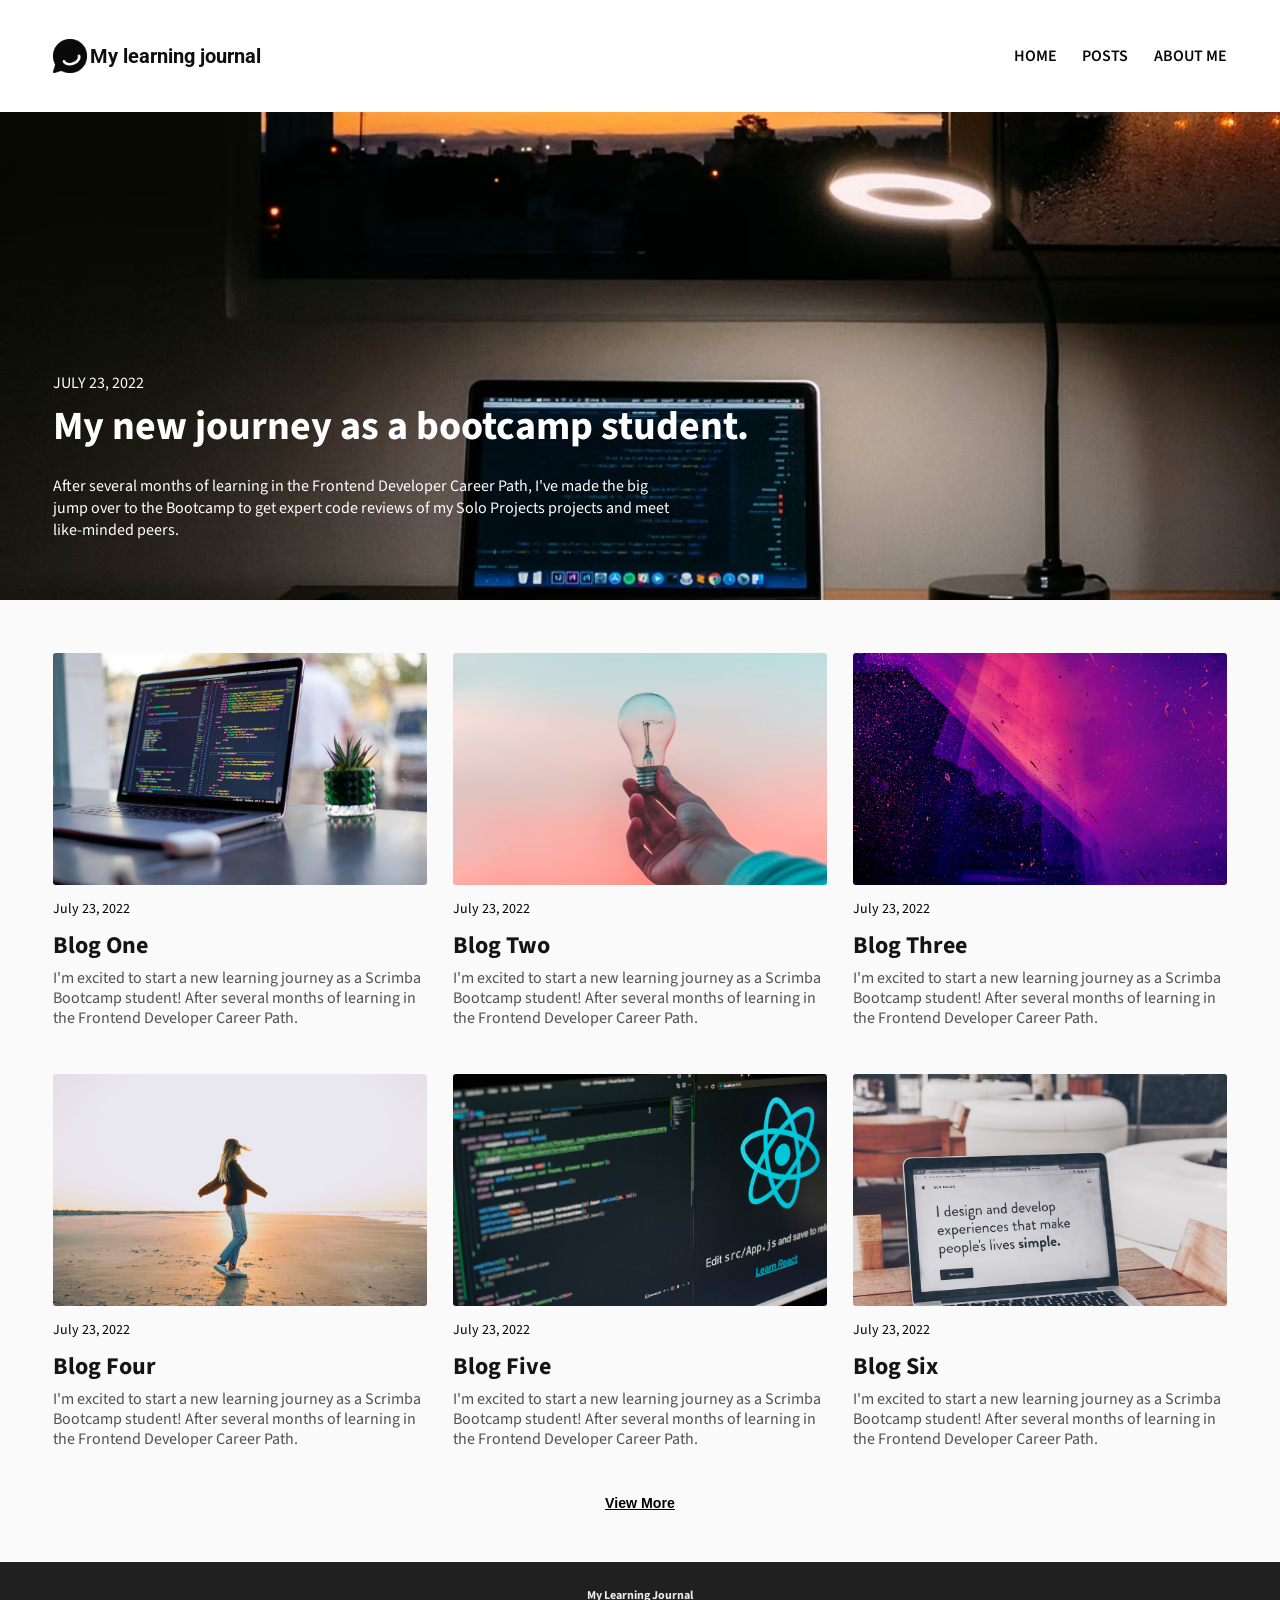
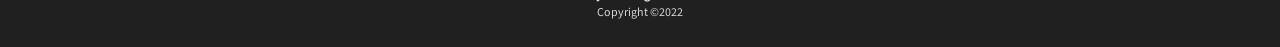
<file: index.html>
<!DOCTYPE html>
<html lang="en">
    <head>
        <title>My Learning Journal</title>
        <link href="https://fonts.googleapis.com/css?family=Source+Sans+Pro:300,400,900&display=swap" rel="stylesheet">
        <link href="https://fonts.googleapis.com/css2?family=Roboto:wght@400;500;700&display=swap" rel="stylesheet">
        <link rel="stylesheet" href="css/style.css">
        <meta name="viewport" content="width=device-width, initial-scale=1">
    </head>
    <body>
        <header>
            <div class="container">
                <div class="logo">
                    <img class="logo-img" src="images/logo.png">
                    <p class="logo-text">My learning journal</p>
                </div>
                <img src="images/hamburger.png" class="icon" id="icon">
                <nav id="menu" class="menu">
                    <ul>
                        <li><a href="index.html">Home</a></li>
                        <li><a href="posts.html">Posts</a></li>
                        <li><a href="about.html">About Me</a></li>
                    </ul>
                    <span class="close-btn" id="close-btn">&times;</span>
                </nav>
            </div>
        </header>

        <main>
            <section class="hero-section">
                <div class="container">
                    <p class="date">JULY 23, 2022</p>
                    <h1 class="heading">My new journey as a bootcamp student.</h1>
                    <p class="preview">After several months of learning in the Frontend Developer Career Path, I've made 
                    the big jump over to the Bootcamp to get expert code reviews of my Solo Projects projects 
                    and meet like-minded peers.</p>
                </div>
            </section>

            <section class="articles-section">
                <div class="container">
                    <div class="articles-row">
                        <article>
                            <img class="article-img" src="images/img1.png">
                            <p class="article-date">July 23, 2022</p>
                            <h2 class="article-heading">Blog One</h2>
                            <p class="article-preview">I'm excited to start a new learning journey as a Scrimba Bootcamp student! 
                            After several months of learning in the Frontend Developer Career Path.</p>
                        </article>

                        <article>
                            <img class="article-img" src="images/img2.png">
                            <p class="article-date">July 23, 2022</p>
                            <h2 class="article-heading">Blog Two</h2>
                            <p class="article-preview">I'm excited to start a new learning journey as a Scrimba Bootcamp student! 
                            After several months of learning in the Frontend Developer Career Path.</p>
                        </article>
                            
                        <article>
                            <img class="article-img" src="images/img3.png">
                            <p class="article-date">July 23, 2022</p>
                            <h2 class="article-heading">Blog Three</h2>
                            <p class="article-preview">I'm excited to start a new learning journey as a Scrimba Bootcamp student! 
                            After several months of learning in the Frontend Developer Career Path.</p>
                        </article>
                        
                        <article>
                            <img class="article-img" src="images/img4.png">
                            <p class="article-date">July 23, 2022</p>
                            <h2 class="article-heading">Blog Four</h2>
                            <p class="article-preview">I'm excited to start a new learning journey as a Scrimba Bootcamp student! 
                            After several months of learning in the Frontend Developer Career Path.</p>
                        </article>

                        <article>
                            <img class="article-img" src="images/img5.png">
                            <p class="article-date">July 23, 2022</p>
                            <h2 class="article-heading">Blog Five</h2>
                            <p class="article-preview">I'm excited to start a new learning journey as a Scrimba Bootcamp student! 
                            After several months of learning in the Frontend Developer Career Path.</p>
                        </article>

                        <article>
                            <img class="article-img" src="images/img6.png">
                            <p class="article-date">July 23, 2022</p>
                            <h2 class="article-heading">Blog Six</h2>
                            <p class="article-preview">I'm excited to start a new learning journey as a Scrimba Bootcamp student! 
                            After several months of learning in the Frontend Developer Career Path.</p>
                        </article>
                    </div>
                    <button class="view-more-btn" id="view-more-btn">View More</button>
                </div>
            </section>

            <section class="view-more-section" id="view-more-section">
                <div class="container">
                    <div class="articles-row" id="second-row">
                        <article>
                            <img class="article-img" src="images/img1.png">
                            <p class="article-date">July 23, 2022</p>
                            <h2 class="article-heading">Blog Seven</h2>
                            <p class="article-preview">I'm excited to start a new learning journey as a Scrimba Bootcamp student! 
                            After several months of learning in the Frontend Developer Career Path.</p>
                        </article>

                        <article>
                            <img class="article-img" src="images/img2.png">
                            <p class="article-date">July 23, 2022</p>
                            <h2 class="article-heading">Blog Eight</h2>
                            <p class="article-preview">I'm excited to start a new learning journey as a Scrimba Bootcamp student! 
                            After several months of learning in the Frontend Developer Career Path.</p>
                        </article>
                            
                        <article>
                            <img class="article-img" src="images/img3.png">
                            <p class="article-date">July 23, 2022</p>
                            <h2 class="article-heading">Blog Nine</h2>
                            <p class="article-preview">I'm excited to start a new learning journey as a Scrimba Bootcamp student! 
                            After several months of learning in the Frontend Developer Career Path.</p>
                        </article>

                        <article>
                            <img class="article-img" src="images/img4.png">
                            <p class="article-date">July 23, 2022</p>
                            <h2 class="article-heading">Blog Ten</h2>
                            <p class="article-preview">I'm excited to start a new learning journey as a Scrimba Bootcamp student! 
                            After several months of learning in the Frontend Developer Career Path.</p>
                        </article>

                        <article>
                            <img class="article-img" src="images/img5.png">
                            <p class="article-date">July 23, 2022</p>
                            <h2 class="article-heading">Blog Eleven</h2>
                            <p class="article-preview">I'm excited to start a new learning journey as a Scrimba Bootcamp student! 
                            After several months of learning in the Frontend Developer Career Path.</p>
                        </article>

                        <article>
                            <img class="article-img" src="images/img6.png">
                            <p class="article-date">July 23, 2022</p>
                            <h2 class="article-heading">Blog Twelve</h2>
                            <p class="article-preview">I'm excited to start a new learning journey as a Scrimba Bootcamp student! 
                            After several months of learning in the Frontend Developer Career Path.</p>
                        </article>
                    </div>
                </div>
            </section>
        </main>

        <footer>
            <p class="top-text">My Learning Journal</p>
            <p class="bottom-text">Copyright &copy;2022</p>
        </footer>
        <script src="script.js"></script>
    </body>
</html>
</file>
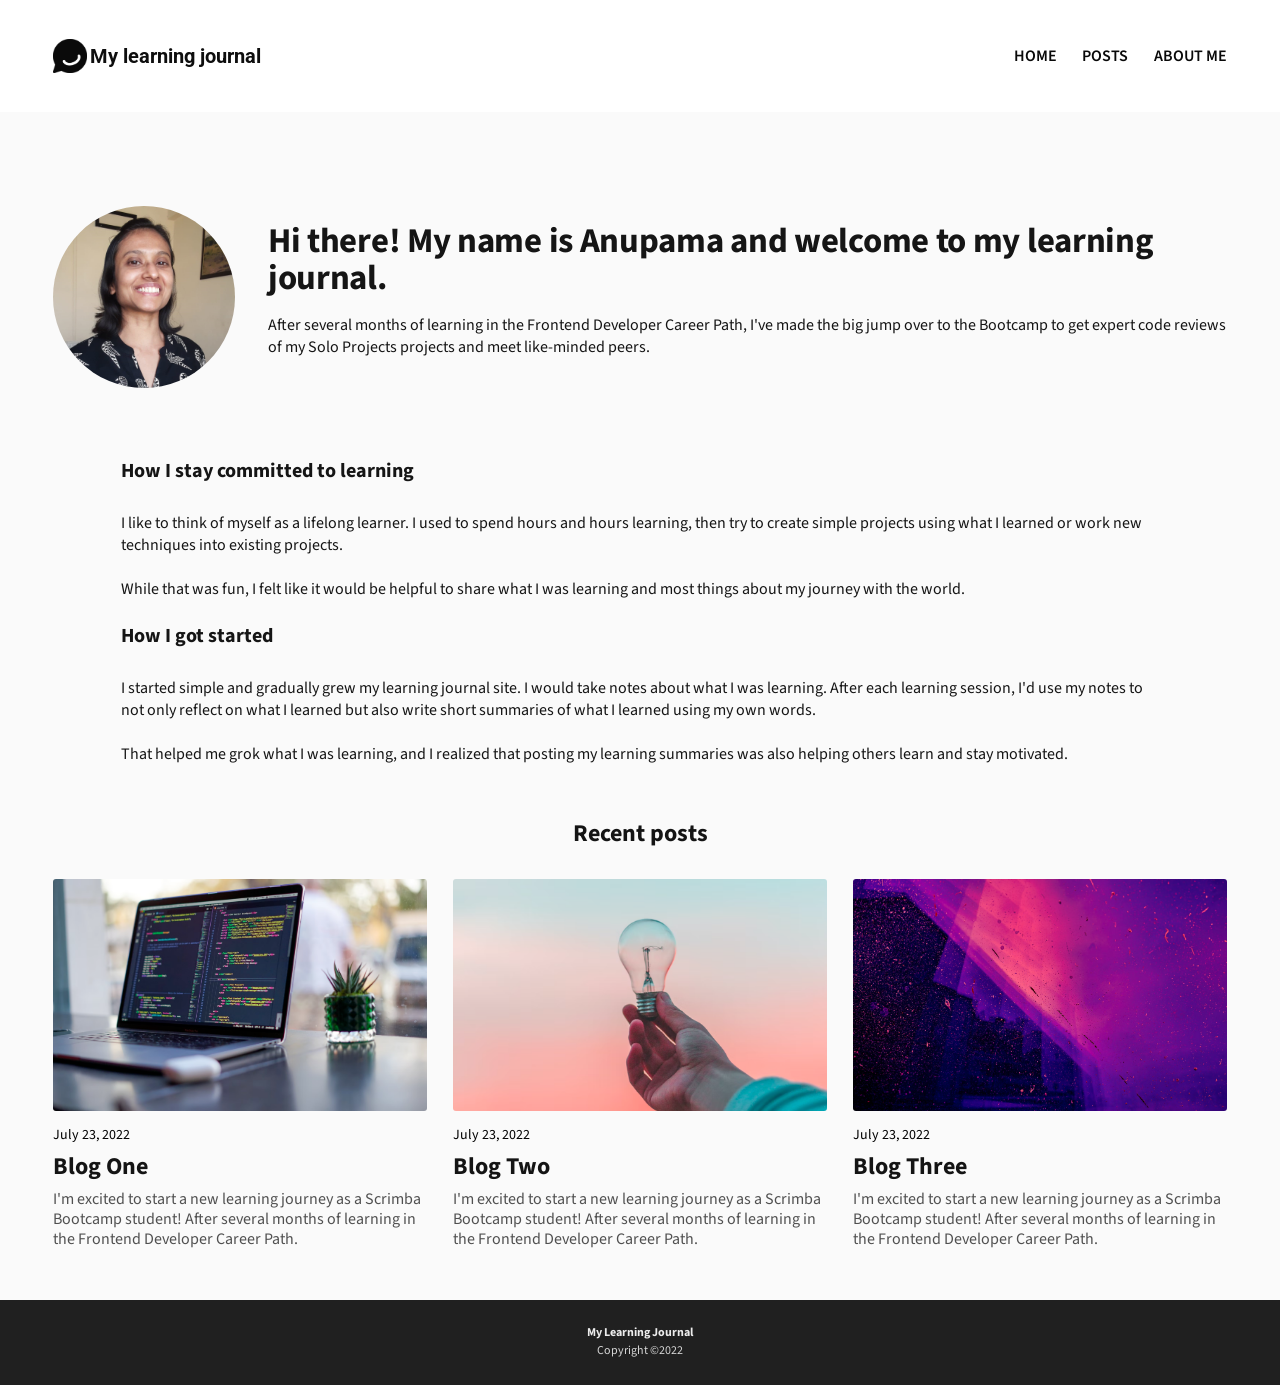
<file: about.html>
<!DOCTYPE html>
<html lang="en">
<head>
    <title>My Learning Journal</title>
    <link href="https://fonts.googleapis.com/css?family=Source+Sans+Pro:300,400,900&display=swap" rel="stylesheet">
    <link href="https://fonts.googleapis.com/css2?family=Roboto:wght@400;500;700&display=swap" rel="stylesheet">
    <link rel="stylesheet" href="css/about-style.css">
    <meta name="viewport" content="width=device-width, initial-scale=1">
</head>
<body>
    <header>
        <div class="container">
            <div class="logo">
                <img class="logo-img" src="images/logo.png" alt="logo of Learning Journal">
                <p class="logo-text">My learning journal</p>
            </div>
            <img src="images/hamburger.png" class="icon" id="icon">
            <nav id="menu" class="menu">
                <ul>
                    <li><a href="index.html">Home</a></li>
                    <li><a href="posts.html">Posts</a></li>
                    <li><a href="about.html">About Me</a></li>
                </ul>
                <span class="close-btn" id="close-btn">&times;</span>
            </nav>
        </div>
    </header>

    <main>
        <section class="article-main">
            <div class="container">
                <div class="intro-section">
                    <img class="avatar" src="images/profile-img.jpg" alt="Anupama Ghosh">
                    <div class="intro">
                        <h1 class="intro-heading">Hi there! My name is Anupama and welcome to my learning journal.</h1>
                        <p class="intro-text">After several months of learning in the Frontend Developer Career Path, 
                        I've made the big jump over to the Bootcamp to get expert code reviews of my Solo Projects projects 
                        and meet like-minded peers.</p>
                    </div>
                </div>

                <div class="main-post">
                    <h4 class="sub-heading">How I stay committed to learning</h4>
                    <p class="article-text">I like to think of myself as a lifelong learner. I used to spend hours and hours learning, 
                    then try to create simple projects using what I learned or work new techniques into existing 
                    projects.</p>

                    <p class="article-text">While that was fun, I felt like it would be helpful to share what I was learning and most things 
                    about my journey with the world.</p>

                    <h4 class="sub-heading">How I got started</h4>
                    <p class="article-text">I started simple and gradually grew my learning journal site. I would take notes about what 
                    I was learning. After each learning session, I'd use my notes to not only reflect on what I learned 
                    but also write short summaries of what I learned using my own words.</p>

                    <p class="article-text">That helped me grok what I was learning, and I realized that posting my learning summaries was also 
                    helping others learn and stay motivated.</p>
                </div>
            </div>
        </section>

        <section class="recent-posts">
            <div class="container">
                <h2 class="recent-posts-heading">Recent posts</h2>
                <div class="articles-row">
                    <article>
                        <img class="article-img" src="images/img1.png">
                        <p class="article-date">July 23, 2022</p>
                        <h2 class="article-heading">Blog One</h2>
                        <p class="article-preview">I'm excited to start a new learning journey as a Scrimba Bootcamp student! 
                        After several months of learning in the Frontend Developer Career Path.</p>
                    </article>

                    <article>
                        <img class="article-img" src="images/img2.png">
                        <p class="article-date">July 23, 2022</p>
                        <h2 class="article-heading">Blog Two</h2>
                        <p class="article-preview">I'm excited to start a new learning journey as a Scrimba Bootcamp student! 
                        After several months of learning in the Frontend Developer Career Path.</p>
                    </article>
                            
                    <article>
                        <img class="article-img" src="images/img3.png">
                        <p class="article-date">July 23, 2022</p>
                        <h2 class="article-heading">Blog Three</h2>
                        <p class="article-preview">I'm excited to start a new learning journey as a Scrimba Bootcamp student! 
                        After several months of learning in the Frontend Developer Career Path.</p>
                    </article>
                </div>
            </div>
        </section>
    </main>

    <footer>
        <p class="top-text">My Learning Journal</p>
        <p class="bottom-text">Copyright &copy;2022</p>
    </footer>
    <script src="script.js"></script>
</body>
</html>
</file>
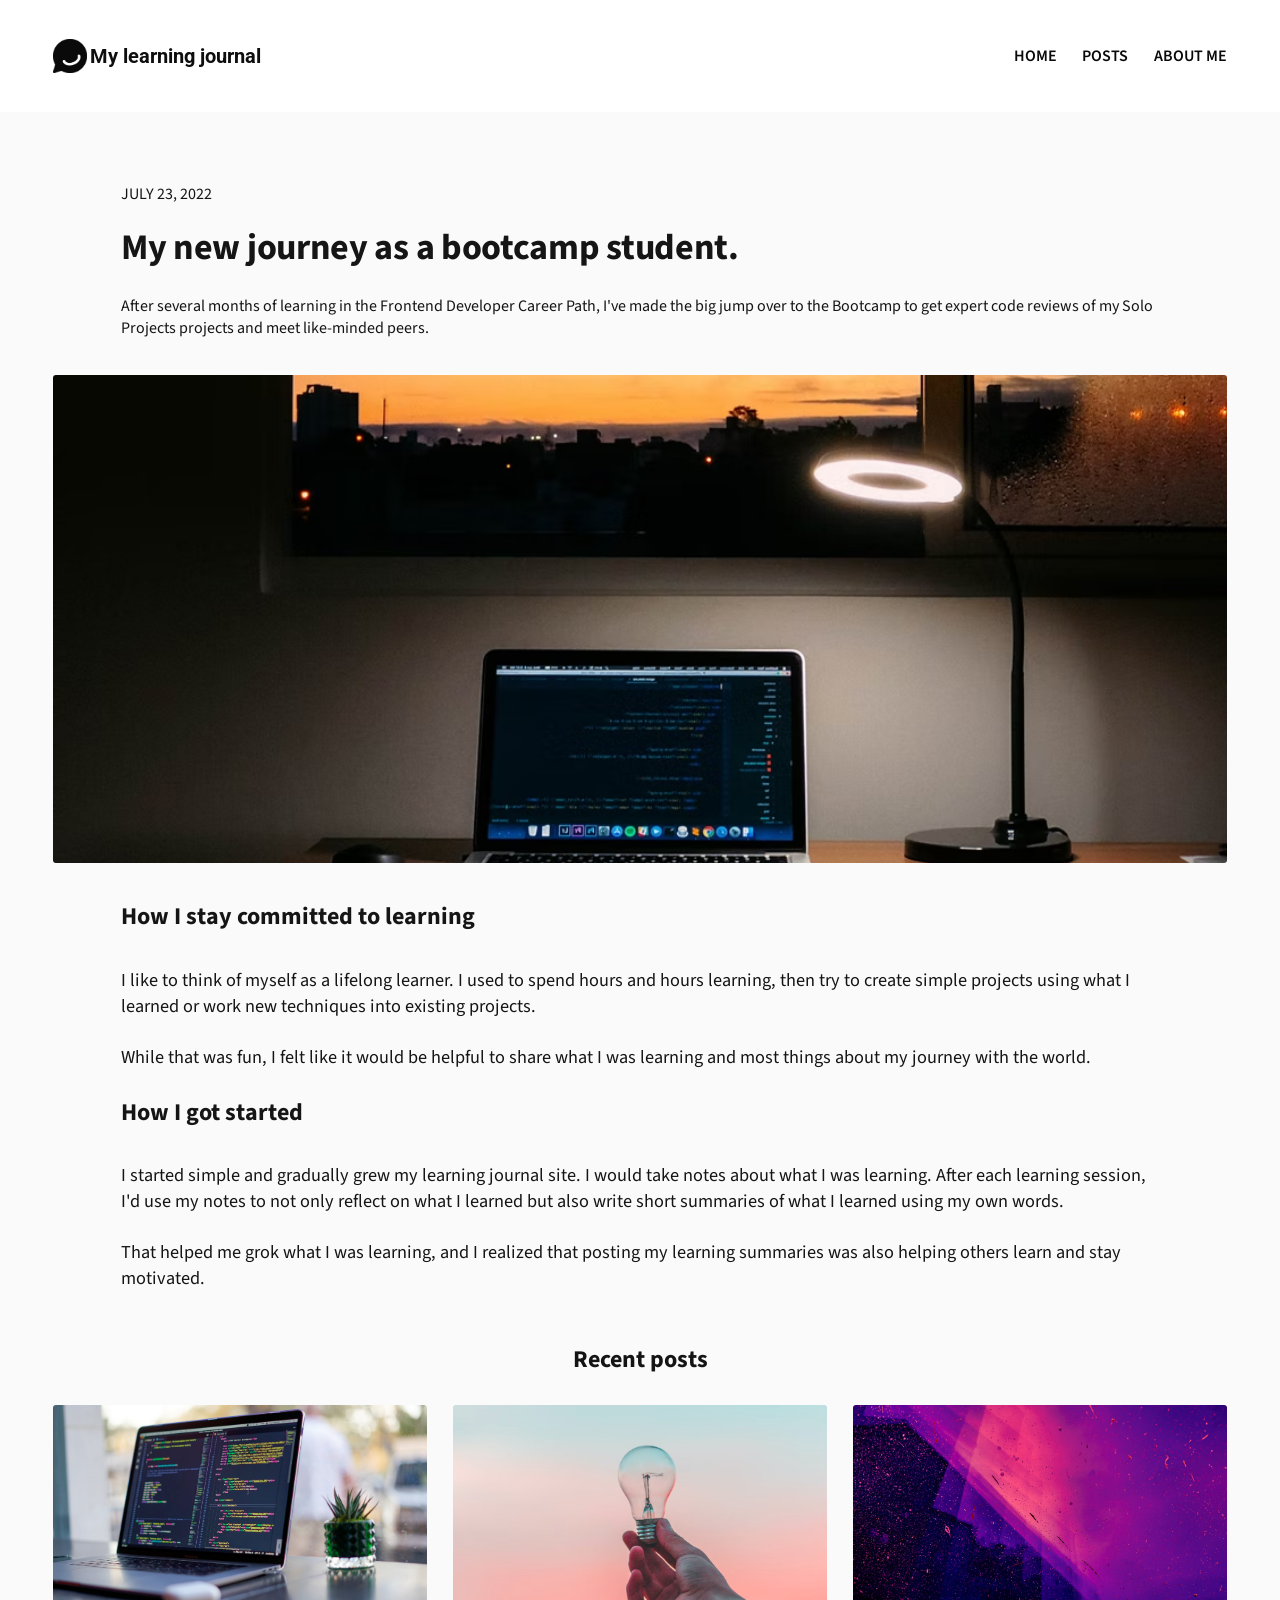
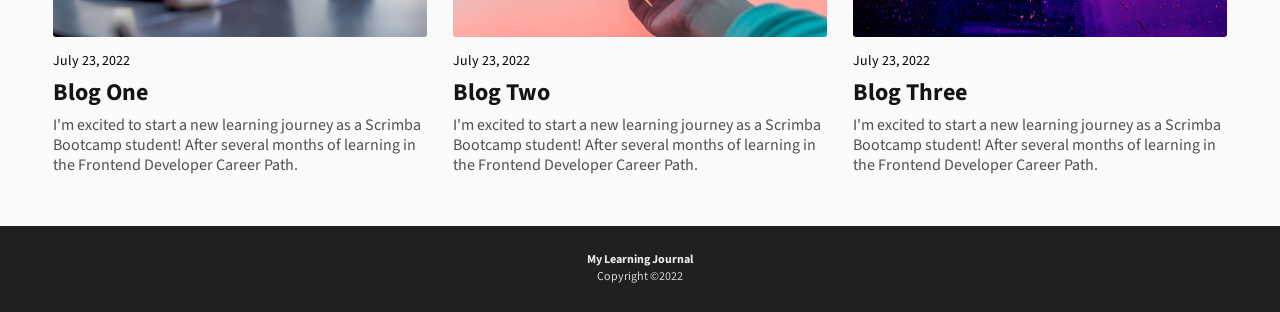
<file: posts.html>
<!DOCTYPE html>
<html lang="en">
<head>
    <title>My Learning Journal</title>
    <link href="https://fonts.googleapis.com/css?family=Source+Sans+Pro:300,400,900&display=swap" rel="stylesheet">
    <link href="https://fonts.googleapis.com/css2?family=Roboto:wght@400;500;700&display=swap" rel="stylesheet">
    <link rel="stylesheet" href="css/posts-style.css">
    <meta name="viewport" content="width=device-width, initial-scale=1">
</head>
<body>
    <header>
        <div class="container">
            <div class="logo">
                <img class="logo-img" src="images/logo.png">
                <p class="logo-text">My learning journal</p>
            </div>
            <img src="images/hamburger.png" class="icon" id="icon">
            <nav id="menu" class="menu">
                <ul>
                    <li><a href="index.html">Home</a></li>
                    <li><a href="posts.html">Posts</a></li>
                    <li><a href="about.html">About Me</a></li>
                </ul>
                <span class="close-btn" id="close-btn">&times;</span>
            </nav>
        </div>
    </header>

    <main>
        <section class="article-main">
            <div class="container">
                <div class="main-post">
                    <p class="main-date">JULY 23, 2022</p>
                    <h1 class="main-heading">My new journey as a bootcamp student.</h1>
                    <p class="main-text">After several months of learning in the Frontend Developer Career Path, I've made the big jump 
                    over to the Bootcamp to get expert code reviews of my Solo Projects projects 
                    and meet like-minded peers.</p>
                </div>
                <img class="main-img" src="images/background-img.png">

                <div class="main-post">
                    <h4 class="sub-heading">How I stay committed to learning</h4>
                    <p class="article-text">I like to think of myself as a lifelong learner. I used to spend hours and hours learning, 
                    then try to create simple projects using what I learned or work new techniques into existing 
                    projects.</p>

                    <p class="article-text">While that was fun, I felt like it would be helpful to share what I was learning and most things 
                    about my journey with the world.</p>

                    <h4 class="sub-heading">How I got started</h4>
                    <p class="article-text">I started simple and gradually grew my learning journal site. I would take notes about what 
                    I was learning. After each learning session, I'd use my notes to not only reflect on what I learned 
                    but also write short summaries of what I learned using my own words.</p>

                    <p class="article-text">That helped me grok what I was learning, and I realized that posting my learning summaries was also 
                    helping others learn and stay motivated.</p>
                </div>
            </div>
        </section>

        <section class="recent-posts">
            <div class="container">
                <h2 class="recent-posts-heading">Recent posts</h2>
                <div class="articles-row">
                    <article>
                        <img class="article-img" src="images/img1.png">
                        <p class="article-date">July 23, 2022</p>
                        <h2 class="article-heading">Blog One</h2>
                        <p class="article-preview">I'm excited to start a new learning journey as a Scrimba Bootcamp student! 
                        After several months of learning in the Frontend Developer Career Path.</p>
                    </article>

                    <article>
                        <img class="article-img" src="images/img2.png">
                        <p class="article-date">July 23, 2022</p>
                        <h2 class="article-heading">Blog Two</h2>
                        <p class="article-preview">I'm excited to start a new learning journey as a Scrimba Bootcamp student! 
                        After several months of learning in the Frontend Developer Career Path.</p>
                    </article>
                            
                    <article>
                        <img class="article-img" src="images/img3.png">
                        <p class="article-date">July 23, 2022</p>
                        <h2 class="article-heading">Blog Three</h2>
                        <p class="article-preview">I'm excited to start a new learning journey as a Scrimba Bootcamp student! 
                        After several months of learning in the Frontend Developer Career Path.</p>
                    </article>
                </div>
            </div>
        </section>
    </main>

    <footer>
        <p class="top-text">My Learning Journal</p>
        <p class="bottom-text">Copyright &copy;2022</p>
    </footer>
    <script src="script.js"></script>
</body>
</html>
</file>
<file: css/style.css>
html, 
body {
    margin: 0;
    padding: 0;
    font-family: 'Source Sans Pro', sans-serif;
    transition: background-color 0.6s;
}

* {
    box-sizing: border-box;
}

/* ----- TYPOGRAPHY ----- */

.logo-text {
    font-family: 'Roboto', sans-serif;
    font-weight: 700;
    font-size: 0.84rem;
    color: #0E0E0E;
}

.date {
    font-weight: 400;
    font-size: 0.75rem;
    margin: 5.43em 0 0.667em;
}

.heading {
    font-weight: 700;
    font-size: 2rem;
    line-height: 1.08;
    margin: 0 0 0.667em;
}

.preview {
    font-weight: 400;
    font-size: 1rem;
    margin: 0 0 1.56em;
}

.article-date {
    font-size: 0.885rem;
    font-weight: 400;
    color: #000000;
    margin: 0 0 0.63em;
}

.article-heading {
    font-size: 1.5rem;
    line-height: 1.08;
    font-weight: 700;
    color: #141414;
    margin: 0 0 0.375em;
}

.article-preview {
    font-size: 1rem;
    line-height: 1.25;
    font-weight: 400;
    color: #505050;
    margin: 0;
}

footer p {
    margin: 0;
}

.top-text {
    font-weight: 700;
    line-height: 1.08;
    color: #ECECEC;
    margin-bottom: 0.187em;
}

.bottom-text {
    font-weight: 400;
    line-height: 1.25;
    color: #D7D7D7;
}

/* ----- LINKS ----- */

nav a {
    display: block;
    text-decoration: none;
    text-transform: uppercase;
    font-size: 0.75rem;
    font-weight: 600;
    color: #090909;
    padding: 1em 0;
    margin-left: 0.65em;
}

/* ----- LAYOUT ----- */

.container {
    width: 100%;
    margin: 0 auto;
    padding: 0 1.25em;
}

header {
    padding: 0.85em 0;
}

main {
    padding: 0 0 2.125em;
}

header .container {
    display: flex;
    justify-content: space-between;
    align-items: center;
}

.hero-section .container {
    display: flex;
    flex-direction: column;
    justify-content: end;
    color: #FFFFFF;
    height: 293px;
    background-image: url("/images/background-img.png");
    background-size: cover;
    background-position: left 72%;
    background-repeat: no-repeat;
}

.logo {
    display: flex;
    align-items: center;
}

.logo-img {
    width: 1.43em;
    margin-right: 0.187em;
}

.articles-section {
    padding: 2.68em 0 0;
}

img {
    width: 100%;
    display: block;
    object-fit: cover;
}

article {
    margin-bottom: 2.562em;
    display: flex;
    flex-direction: column;
}

.article-img {
    height: 232px;
    border-radius: 3px;
    margin-bottom: 0.875em;
}

.view-more-btn {
    display: block;
    font-size: 1rem;
    font-weight: 700;
    text-decoration: underline;
    border: none;
    padding: 0;
    margin: 0 auto;
    background-color: unset;
    cursor: pointer;
}

.view-more-section {
    display: none;
}

footer {
    text-align: center;
    padding: 2.31em 0;
    background-color: #202020;
    font-size: 0.75rem;
}

/* ----- NAVIGATION ----- */

.menu {
    display: flex;
    align-items: start;
    justify-content: end;
    height: 100%;
    position: fixed;
    z-index: 1;
    top: 0;
    right: -150px;  
    transition: 0.6s;
}

ul {
    list-style-type: none;
    padding: 0 15px;
    margin: 80px 0 0;
}

.icon {
    width: 1.2rem;
}

.close-btn {
    display: none;
    padding: 0.625em;
    font-size: 1.5rem;
    color: #111;
}

/* ----- MEDIA QUERIES ----- */

@media (min-width: 768px) {
    header {
        padding: 1.5em 0;
    }

    .logo-img {
        width: 2.14em;
    }

    .logo-text {
        font-size: 1.25rem;
    }

    nav a {
        font-size: 1rem;
        margin-left: 1.6em;
    }

    .icon {
        visibility: hidden;
    }

    .close-btn {
        visibility: hidden;
    }

    .menu {
        position: static;
    }

    ul {
        display: flex;
        align-items: center;
        height: initial;
        background-color: white;
        padding: 0;
        margin: 0;
    }

    .container {
        padding: 0 3.312em;
    }

    .hero-section .container {
        height: 488px;
    }

    .date {
        font-size: 1rem;
    }

    .heading {
        font-size: 2.5rem;
    }

    .preview {
        max-width: 620px;
        margin-bottom: 3.7em;
    }

    main {
        background-color: #FAFAFA;
        padding: 0 0 3.187em;
    }

    .articles-row {
        display: grid;
        grid-template-columns: 1fr 1fr;
        gap: 0 1.625em;
    }

    article {
        margin-bottom: 2.875em;
    }

    .article-date {
        font-size: 0.875rem;
        margin: 0 0 1em;
    }

    .view-more-btn {
        font-size: 0.885rem;
    }

    .articles-section {
        padding: 3.312em 0 0;
    }
}

@media (min-width: 1024px) {
    .articles-row {
        grid-template-columns: 1fr 1fr 1fr;
    }
}
</file>
<file: css/about-style.css>
html, 
body {
    margin: 0;
    padding: 0;
    font-family: 'Source Sans Pro', sans-serif;
    transition: background-color 0.6s;
}

* {
    box-sizing: border-box;
}

/* ----- TYPOGRAPHY ----- */

.logo-text {
    font-family: 'Roboto', sans-serif;
    font-weight: 700;
    font-size: 0.84rem;
    color: #0E0E0E;
}

.intro-heading {
    font-size: 2.17rem;
    font-weight: 700;
    line-height: 1.08;
    letter-spacing: -0.3px;
    margin: 0 0 0.459em;
}

.intro-text {
    font-size: 1rem;
    font-weight: 400;
    margin: 0;
}

.sub-heading,
.article-text {
    font-size: 1rem;
    margin: 0 0 1.37em;
}

.sub-heading {
    font-weight: 700;
}

.article-text {
    font-weight: 400;
}

.recent-posts-heading {
    text-align: center;
    font-weight: 700;
    font-size: 1rem;
    color: #000000;
    margin: 0 0 1.687em;
}

.article-date {
    font-size: 0.885rem;
    font-weight: 400;
    color: #000000;
    margin: 0 0 0.63em;
}

.article-heading {
    font-size: 1.5rem;
    line-height: 1.08;
    font-weight: 700;
    color: #141414;
    margin: 0 0 0.375em;
}

.article-preview {
    font-size: 1rem;
    line-height: 1.25;
    font-weight: 400;
    color: #505050;
    margin: 0;
}

footer p {
    margin: 0;
}

.top-text {
    font-weight: 700;
    line-height: 1.08;
    color: #ECECEC;
    margin-bottom: 0.187em;
}

.bottom-text {
    font-weight: 400;
    line-height: 1.25;
    color: #D7D7D7;
}

/* ----- LINKS ----- */

nav a {
    display: block;
    text-decoration: none;
    text-transform: uppercase;
    font-size: 0.75rem;
    font-weight: 600;
    color: #090909;
    padding: 1em 0;
    margin-left: 0.65em;
}

/* ----- LAYOUT ----- */

.container {
    width: 100%;
    margin: 0 auto;
    padding: 0 1.25em;
}

header {
    padding: 0.85em 0;
}

header .container {
    display: flex;
    justify-content: space-between;
    align-items: center;
}

.logo {
    display: flex;
    align-items: center;
}

.logo-img {
    width: 1.43em;
    margin-right: 0.187em;
}

img {
    width: 100%;
    display: block;
    object-fit: cover;
}

.intro-section {
    display: flex;
    flex-direction: column;
    padding-top: 1.625em;
    color: #151515;
    margin-bottom: 3.125em;
}

.avatar {
    width: 182px;
    height: 182px;
    border-radius: 50%;
    margin-bottom: 1.687em;
}

.article-main .container {
    color: #151515;
}

.main-post {
    margin-bottom: 2.812em;
}

.recent-posts {
    margin-bottom: 3.5em;
}

article {
    margin-bottom: 2.562em;
    display: flex;
    flex-direction: column;
}

.article-img {
    height: 232px;
    border-radius: 3px;
    margin-bottom: 0.875em;
}

footer {
    text-align: center;
    padding: 2.31em 0;
    background-color: #202020;
    font-size: 0.75rem;
}

/* ----- NAVIGATION ----- */

.menu {
    display: flex;
    align-items: start;
    justify-content: end;
    height: 100%;
    position: fixed;
    z-index: 1;
    top: 0;
    right: -150px;  
    transition: 0.6s;
}

ul {
    list-style-type: none;
    padding: 0 15px;
    margin: 80px 0 0;
}

.icon {
    width: 1.2rem;
}

.close-btn {
    display: none;
    padding: 0.625em;
    font-size: 1.5rem;
    color: #111;
}

/* ----- MEDIA QUERIES ----- */

@media (min-width: 768px) {
    header {
        padding: 1.5em 0;
    }

    main {
        background-color: #FAFAFA;
    }

    .logo-img {
        width: 2.14em;
    }

    .logo-text {
        font-size: 1.25rem;
    }

    nav a {
        font-size: 1rem;
        margin-left: 1.6em;
    }

    .icon {
        visibility: hidden;
    }

    .close-btn {
        visibility: hidden;
    }

    .menu {
        position: static;
    }

    ul {
        display: flex;
        align-items: center;
        height: initial;
        background-color: white;
        padding: 0;
        margin: 0;
    }

    .container {
        padding: 0 3.312em;
    }

    .intro-section {
        flex-direction: row;
        align-items: center;
        padding-top: 5.68em;
        margin-bottom: 4.062em;
    }

    .avatar {
        margin-right: 2.062em;
        margin-bottom: 0;
    }

    .intro {
        padding: 1.25em 0 2.125em;
        margin: 0;
    }

    .main-post {
        padding: 0 4.25em;
        margin-bottom: 3.187em;
    }

    .sub-heading {
        font-size: 1.25rem;
    }

    .articles-row {
        display: grid;
        grid-template-columns: 1fr 1fr 1fr;
        gap: 0 1.625em;
    }

    article {
        margin-bottom: 0;
    }

    .article-date {
        font-size: 0.875rem;
    }

    .recent-posts-heading {
        font-size: 1.5rem;
        color: #141414;
        margin: 0 0 1.16em;
    }

    .recent-posts {
        padding-bottom: 3.187em;
        margin-bottom: 0;
    }

    footer {
        margin-top: 0;
    }
}
</file>
<file: css/posts-style.css>
html, 
body {
    margin: 0;
    padding: 0;
    font-family: 'Source Sans Pro', sans-serif;
    transition: background-color 0.6s;
}

* {
    box-sizing: border-box;
}

/* ----- TYPOGRAPHY ----- */

.logo-text {
    font-family: 'Roboto', sans-serif;
    font-weight: 700;
    font-size: 0.84rem;
    color: #0E0E0E;
}

.main-date {
    font-weight: 400;
    font-size: 0.75rem;
    margin: 0 0 1.33em;
}

.main-heading {
    font-weight: 700;
    font-size: 2rem;
    line-height: 1.08;
    letter-spacing: -0.3px;
    margin: 0 0 0.46em;
}

.main-text {
    font-weight: 400;
    font-size: 1rem;
    margin: 0 0 2.18em;
}

.sub-heading,
.article-text {
    font-size: 1rem;
    margin: 0 0 1.37em;
}

.sub-heading {
    font-weight: 700;
}

.article-text {
    font-weight: 400;
}

.recent-posts-heading {
    text-align: center;
    font-weight: 700;
    font-size: 1rem;
    color: #000000;
    margin: 0 0 1.687em;
}

.article-date {
    font-size: 0.885rem;
    font-weight: 400;
    color: #000000;
    margin: 0 0 0.63em;
}

.article-heading {
    font-size: 1.5rem;
    line-height: 1.08;
    font-weight: 700;
    color: #141414;
    margin: 0 0 0.375em;
}

.article-preview {
    font-size: 1rem;
    line-height: 1.25;
    font-weight: 400;
    color: #505050;
    margin: 0;
}

footer p {
    margin: 0;
}

.top-text {
    font-weight: 700;
    line-height: 1.08;
    color: #ECECEC;
    margin-bottom: 0.187em;
}

.bottom-text {
    font-weight: 400;
    line-height: 1.25;
    color: #D7D7D7;
}

/* ----- LINKS ----- */

nav a {
    display: block;
    text-decoration: none;
    text-transform: uppercase;
    font-size: 0.75rem;
    font-weight: 600;
    color: #090909;
    padding: 1em 0;
    margin-left: 0.65em;
}

/* ----- LAYOUT ----- */

.container {
    width: 100%;
    margin: 0 auto;
    padding: 0 1.25em;
}

header {
    padding: 0.85em 0;
}

header .container {
    display: flex;
    justify-content: space-between;
    align-items: center;
}

.logo {
    display: flex;
    align-items: center;
}

.logo-img {
    width: 1.43em;
    margin-right: 0.187em;
}

.article-main {
    margin-bottom: 3.187em;
}

.article-main .container {
    padding-top: 2em;
    color: #151515;
}

img {
    width: 100%;
    display: block;
    object-fit: cover;
}

.main-img {
    height: 191px;
    border-radius: 3px;
    margin: 0 0 2.18em;
    object-position: 0 72%;
}

.recent-posts {
    margin-bottom: 3.5em;
}

article {
    margin-bottom: 2.562em;
    display: flex;
    flex-direction: column;
}

.article-img {
    height: 232px;
    border-radius: 3px;
    margin-bottom: 0.875em;
}

footer {
    text-align: center;
    padding: 2.31em 0;
    background-color: #202020;
    font-size: 0.75rem;
}

/* ----- NAVIGATION ----- */

.menu {
    display: flex;
    align-items: start;
    justify-content: end;
    height: 100%;
    position: fixed;
    z-index: 1;
    top: 0;
    right: -150px;  
    transition: 0.6s;
}

ul {
    list-style-type: none;
    padding: 0 15px;
    margin: 80px 0 0;
}

.icon {
    width: 1.2rem;
}

.close-btn {
    display: none;
    padding: 0.625em;
    font-size: 1.5rem;
    color: #111;
}

/* ----- MEDIA QUERIES ----- */

@media (min-width: 768px) {
    header {
        padding: 1.5em 0;
    }

    main {
        background-color: #FAFAFA;
    }

    .container {
        padding: 0 3.312em;
    }

    .article-main .container {
        padding-top: 4.43em;
    }

    .logo-img {
        width: 2.14em;
    }

    .logo-text {
        font-size: 1.25rem;
    }

    nav a {
        font-size: 1rem;
        margin-left: 1.6em;
    }

    .icon {
        visibility: hidden;
    }

    .close-btn {
        visibility: hidden;
    }

    .menu {
        position: static;
    }

    ul {
        display: flex;
        align-items: center;
        height: initial;
        background-color: white;
        padding: 0;
        margin: 0;
    }

    .main-post {
        padding: 0 4.25em;
    }

    .main-date {
        font-size: 1rem;
        margin: 0 0 1.5em;
    }

    .main-heading {
        font-size: 2.25rem;
        margin: 0 0 0.75em;
    }

    .main-text {
        margin: 0 0 2.25em;
    }

    .main-img {
        height: 488px;
        margin: 0 0 2.25em;
    }

    .sub-heading {
        font-size: 1.5rem;
    }

    .article-text {
        font-size: 1.14rem;
    }

    .recent-posts {
        padding-bottom: 3.187em;
        margin-bottom: 0;
    }

    .recent-posts-heading {
        font-size: 1.5rem;
        color: #141414;
        margin: 0 0 1.16em;
    }

    .articles-row {
        display: grid;
        grid-template-columns: 1fr 1fr 1fr;
        gap: 0 1.625em;
    }

    article {
        margin-bottom: 0;
    }

    .article-date {
        font-size: 0.875rem;
    }

    footer {
        margin-top: 0;
    }
}
</file>
